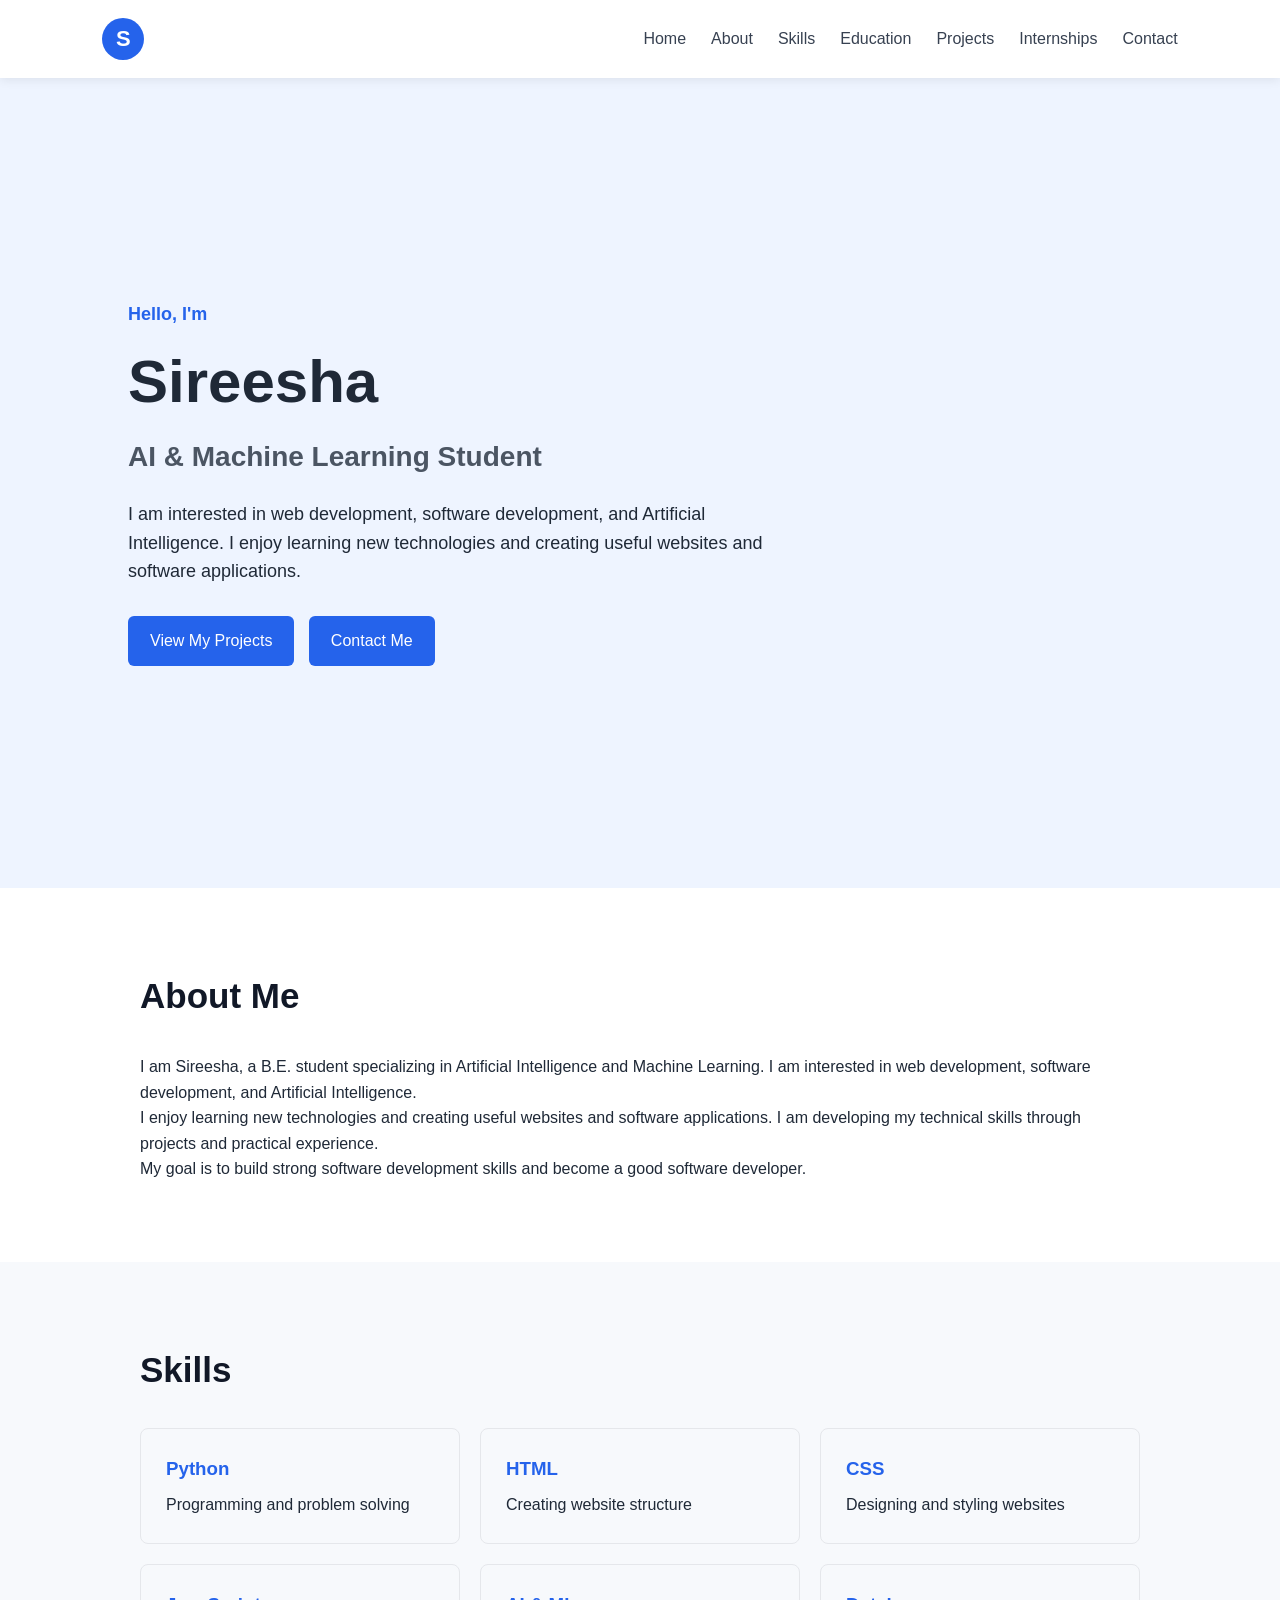
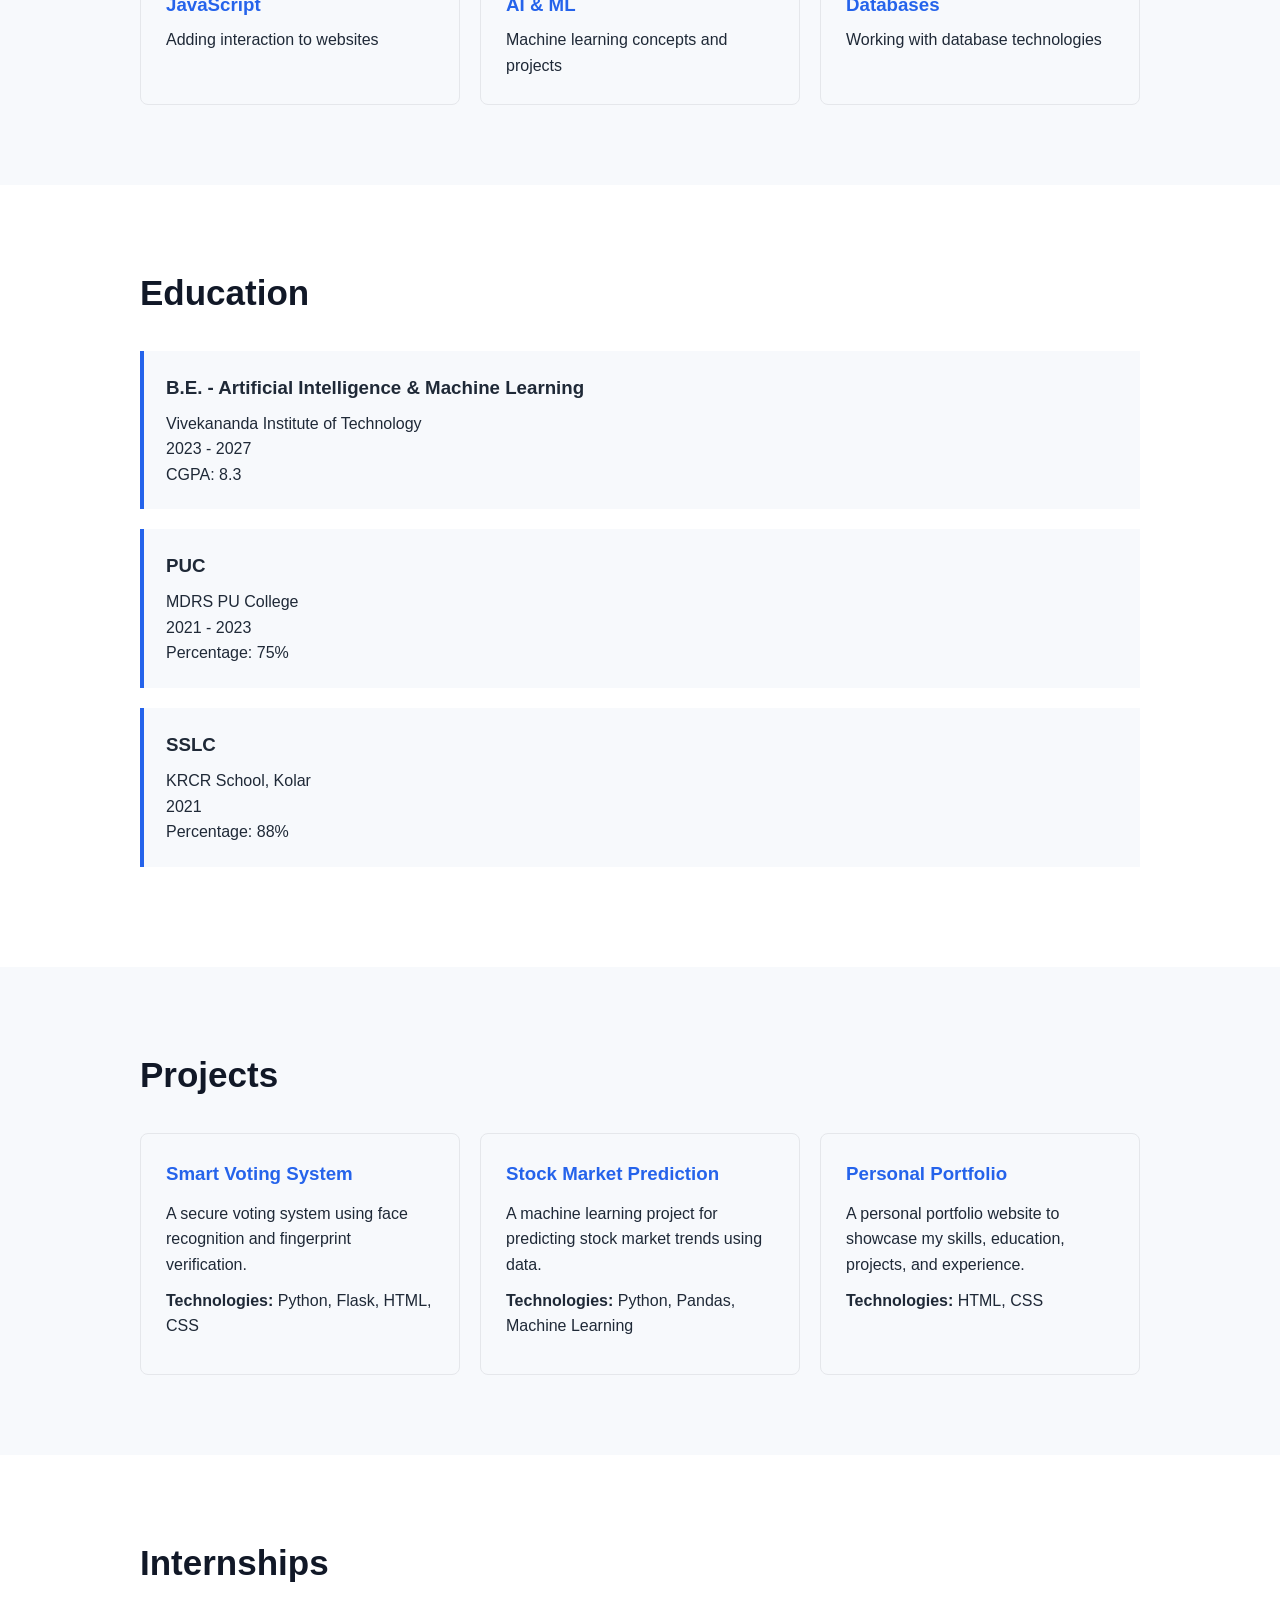
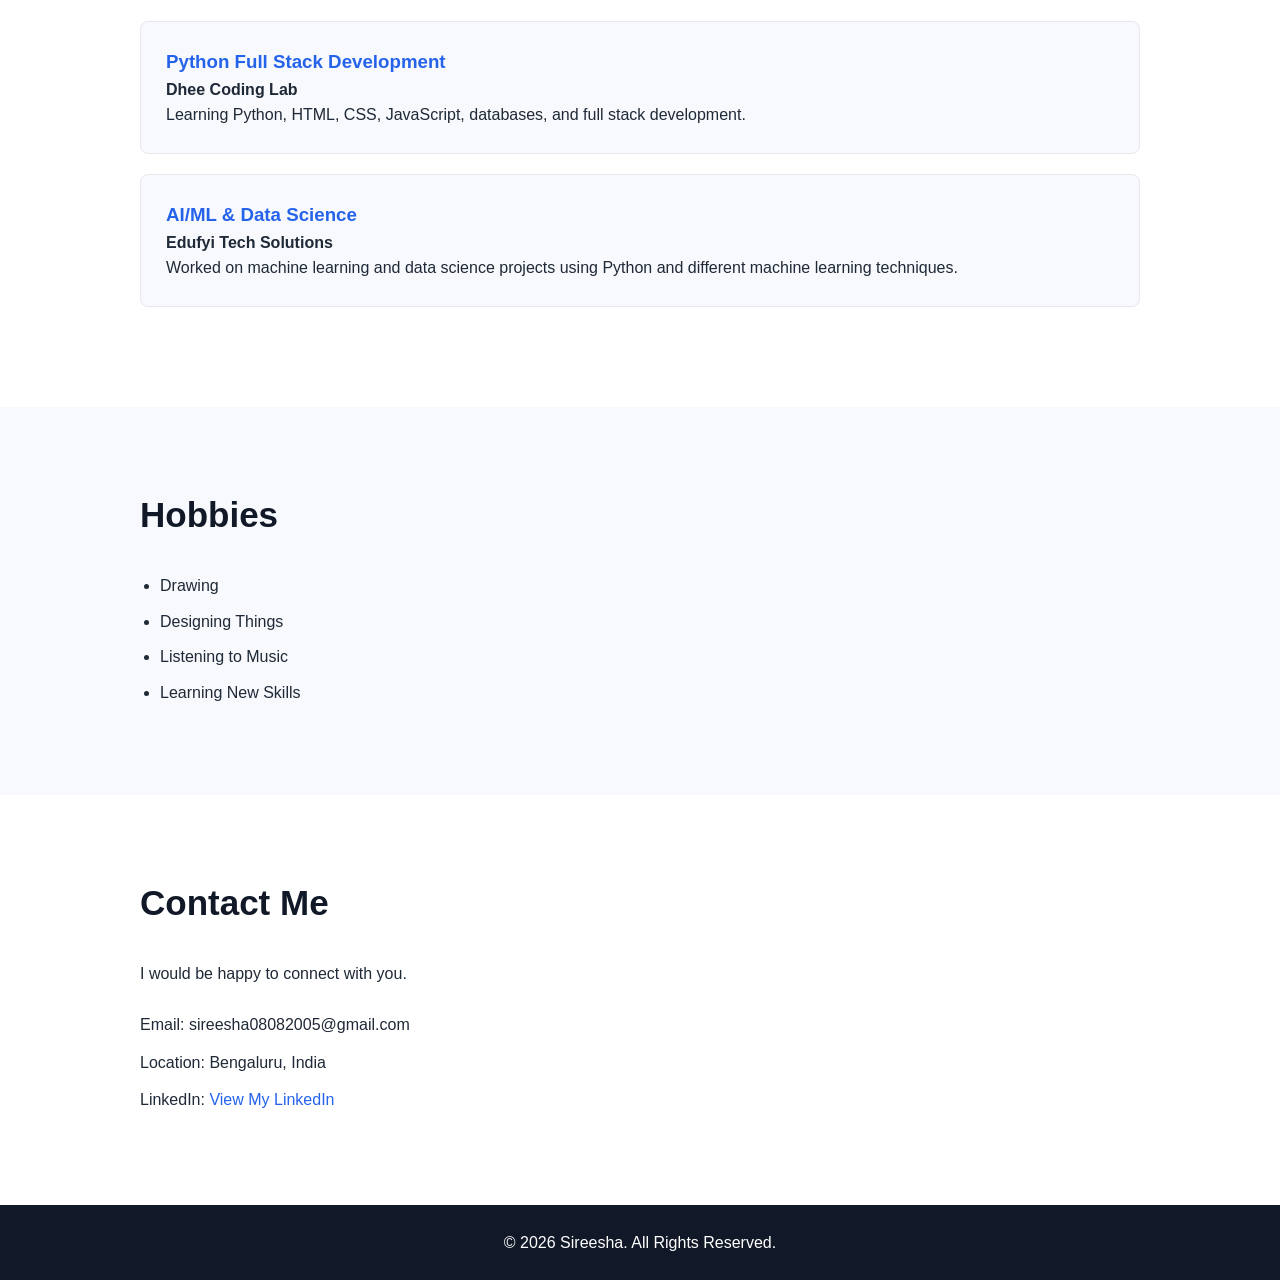
<file: index2.html>
<!DOCTYPE html>
<html lang="en">
<head>
    <meta charset="UTF-8">
    <meta name="viewport" content="width=device-width, initial-scale=1.0">

    <title>Sireesha | Portfolio</title>

    <link rel="stylesheet" href="style2.css">
</head>

<body>

    <!-- Navbar -->
    <header class="navbar">

        <div class="logo">S</div>

        <nav class="nav-links">
            <a href="#home">Home</a>
            <a href="#about">About</a>
            <a href="#skills">Skills</a>
            <a href="#education">Education</a>
            <a href="#projects">Projects</a>
            <a href="#internships">Internships</a>
            <a href="#contact">Contact</a>
        </nav>

    </header>


    <!-- Home Section -->
    <section id="home" class="home">

        <div class="home-content">

            <p class="hello">Hello, I'm</p>

            <h1>Sireesha</h1>

            <h2>AI & Machine Learning Student</h2>

            <p>
                I am interested in web development, software development,
                and Artificial Intelligence. I enjoy learning new technologies
                and creating useful websites and software applications.
            </p>

            <div class="home-buttons">
                <a href="#projects">View My Projects</a>
                <a href="#contact">Contact Me</a>
            </div>

        </div>

    </section>


    <!-- About Section -->
    <section id="about" class="section">

        <div class="section-content">

            <h2>About Me</h2>

            <p>
                I am Sireesha, a B.E. student specializing in
                Artificial Intelligence and Machine Learning.
                I am interested in web development, software development,
                and Artificial Intelligence.
            </p>

            <p>
                I enjoy learning new technologies and creating useful
                websites and software applications. I am developing my
                technical skills through projects and practical experience.
            </p>

            <p>
                My goal is to build strong software development skills
                and become a good software developer.
            </p>

        </div>

    </section>


    <!-- Skills Section -->
    <section id="skills" class="section">

        <div class="section-content">

            <h2>Skills</h2>

            <div class="skills-container">

                <div class="skill">
                    <h3>Python</h3>
                    <p>Programming and problem solving</p>
                </div>

                <div class="skill">
                    <h3>HTML</h3>
                    <p>Creating website structure</p>
                </div>

                <div class="skill">
                    <h3>CSS</h3>
                    <p>Designing and styling websites</p>
                </div>

                <div class="skill">
                    <h3>JavaScript</h3>
                    <p>Adding interaction to websites</p>
                </div>

                <div class="skill">
                    <h3>AI & ML</h3>
                    <p>Machine learning concepts and projects</p>
                </div>

                <div class="skill">
                    <h3>Databases</h3>
                    <p>Working with database technologies</p>
                </div>

            </div>

        </div>

    </section>


    <!-- Education Section -->
    <section id="education" class="section">

        <div class="section-content">

            <h2>Education</h2>

            <div class="education-card">

                <h3>B.E. - Artificial Intelligence & Machine Learning</h3>
                <p>Vivekananda Institute of Technology</p>
                <p>2023 - 2027</p>
                <p>CGPA: 8.3</p>

            </div>

            <div class="education-card">

                <h3>PUC</h3>
                <p>MDRS PU College</p>
                <p>2021 - 2023</p>
                <p>Percentage: 75%</p>

            </div>

            <div class="education-card">

                <h3>SSLC</h3>
                <p>KRCR School, Kolar</p>
                <p>2021</p>
                <p>Percentage: 88%</p>

            </div>

        </div>

    </section>


    <!-- Projects Section -->
    <section id="projects" class="section">

        <div class="section-content">

            <h2>Projects</h2>

            <div class="projects-container">

                <div class="project-card">

                    <h3>Smart Voting System</h3>

                    <p>
                        A secure voting system using face recognition
                        and fingerprint verification.
                    </p>

                    <p>
                        <strong>Technologies:</strong>
                        Python, Flask, HTML, CSS
                    </p>

                </div>


                <div class="project-card">

                    <h3>Stock Market Prediction</h3>

                    <p>
                        A machine learning project for predicting
                        stock market trends using data.
                    </p>

                    <p>
                        <strong>Technologies:</strong>
                        Python, Pandas, Machine Learning
                    </p>

                </div>


                <div class="project-card">

                    <h3>Personal Portfolio</h3>

                    <p>
                        A personal portfolio website to showcase
                        my skills, education, projects, and experience.
                    </p>

                    <p>
                        <strong>Technologies:</strong>
                        HTML, CSS
                    </p>

                </div>

            </div>

        </div>

    </section>


    <!-- Internships Section -->
    <section id="internships" class="section">

        <div class="section-content">

            <h2>Internships</h2>

            <div class="internship-card">

                <h3>Python Full Stack Development</h3>

                <h4>Dhee Coding Lab</h4>

                <p>
                    Learning Python, HTML, CSS, JavaScript, databases,
                    and full stack development.
                </p>

            </div>


            <div class="internship-card">

                <h3>AI/ML & Data Science</h3>

                <h4>Edufyi Tech Solutions</h4>

                <p>
                    Worked on machine learning and data science projects
                    using Python and different machine learning techniques.
                </p>

            </div>

        </div>

    </section>



    <!-- Hobbies Section -->
    <section id="hobbies" class="section">

        <div class="section-content">

            <h2>Hobbies</h2>

            <ul>
                <li>Drawing</li>
                <li>Designing Things</li>
                <li>Listening to Music</li>
                <li>Learning New Skills</li>
            </ul>

        </div>

    </section>


    <!-- Contact Section -->
    <section id="contact" class="section">

        <div class="section-content">

            <h2>Contact Me</h2>

            <p>
                I would be happy to connect with you.
            </p>

            <div class="contact-info">

                <p>Email: sireesha08082005@gmail.com</p>

                <p>Location: Bengaluru, India</p>

                <p>
                    LinkedIn:
                    <a href="https://www.linkedin.com/in/sireesha-sireesha-33a171384"
                       target="_blank">
                        View My LinkedIn
                    </a>
                </p>

            </div>

        </div>

    </section>


    <!-- Footer -->
    <footer>

        <p>© 2026 Sireesha. All Rights Reserved.</p>

    </footer>

</body>
</html>
</file>
<file: style2.css>
/* Basic Reset */

* {
    margin: 0;
    padding: 0;
    box-sizing: border-box;
}

html {
    scroll-behavior: smooth;
}

body {
    font-family: Arial, sans-serif;
    background-color: #f7f9fc;
    color: #1f2937;
    line-height: 1.6;
}


/* Navbar */

.navbar {
    display: flex;
    justify-content: space-between;
    align-items: center;

    padding: 18px 8%;

    background-color: white;

    position: sticky;
    top: 0;

    z-index: 1000;

    box-shadow: 0 2px 10px rgba(0, 0, 0, 0.08);
}

.logo {
    width: 42px;
    height: 42px;

    display: flex;
    justify-content: center;
    align-items: center;

    background-color: #2563eb;
    color: white;

    border-radius: 50%;

    font-size: 22px;
    font-weight: bold;
}

.nav-links {
    display: flex;
    gap: 25px;
}

.nav-links a {
    text-decoration: none;
    color: #374151;
    font-weight: 500;
}

.nav-links a:hover {
    color: #2563eb;
}


/* Home */

.home {
    min-height: 90vh;

    display: flex;
    align-items: center;

    padding: 60px 10%;

    background-color: #eef4ff;
}

.home-content {
    max-width: 700px;
}

.hello {
    color: #2563eb;
    font-size: 20px;
    font-weight: bold;
}

.home h1 {
    font-size: 60px;
    margin: 5px 0;
}

.home h2 {
    color: #4b5563;
    font-size: 28px;
    margin-bottom: 20px;
}

.home p {
    font-size: 18px;
    max-width: 650px;
}

.home-buttons {
    margin-top: 30px;
}

.home-buttons a {
    display: inline-block;

    padding: 12px 22px;
    margin-right: 10px;

    background-color: #2563eb;
    color: white;

    text-decoration: none;

    border-radius: 6px;
}

.home-buttons a:hover {
    background-color: #1d4ed8;
}


/* Common Sections */

.section {
    padding: 80px 10%;
    background-color: white;
}

.section:nth-child(even) {
    background-color: #f7f9fc;
}

.section-content {
    max-width: 1000px;
    margin: auto;
}

.section h2 {
    font-size: 35px;
    margin-bottom: 30px;
    color: #111827;
}


/* About */

.about-content p {
    margin-bottom: 18px;
    font-size: 17px;
}


/* Skills */

.skills-container {
    display: grid;

    grid-template-columns: repeat(3, 1fr);

    gap: 20px;
}

.skill {
    padding: 25px;

    background-color: #f7f9fc;

    border-radius: 8px;

    border: 1px solid #e5e7eb;
}

.skill h3 {
    margin-bottom: 8px;
    color: #2563eb;
}


/* Education */

.education-card {
    padding: 22px;

    margin-bottom: 20px;

    border-left: 4px solid #2563eb;

    background-color: #f7f9fc;
}

.education-card h3 {
    margin-bottom: 8px;
}


/* Projects */

.projects-container {
    display: grid;

    grid-template-columns: repeat(3, 1fr);

    gap: 20px;
}

.project-card {
    padding: 25px;

    background-color: #f7f9fc;

    border: 1px solid #e5e7eb;

    border-radius: 8px;
}

.project-card h3 {
    color: #2563eb;
    margin-bottom: 12px;
}

.project-card p {
    margin-bottom: 10px;
}


/* Internships */

.internship-card {
    padding: 25px;

    margin-bottom: 20px;

    background-color: #f7f9fc;

    border-radius: 8px;

    border: 1px solid #e5e7eb;
}

.internship-card h3 {
    color: #2563eb;
}


/* Certifications */

.certificates-container {
    display: grid;

    grid-template-columns: repeat(3, 1fr);

    gap: 20px;
}

.certificate {
    padding: 25px;

    background-color: #f7f9fc;

    border-radius: 8px;

    border: 1px solid #e5e7eb;
}


/* Hobbies */

#hobbies ul {
    padding-left: 20px;
}

#hobbies li {
    margin-bottom: 10px;
}


/* Contact */

.contact-info {
    margin-top: 25px;
}

.contact-info p {
    margin-bottom: 12px;
}

.contact-info a {
    color: #2563eb;
    text-decoration: none;
}

.contact-info a:hover {
    text-decoration: underline;
}


/* Footer */

footer {
    text-align: center;

    padding: 25px;

    background-color: #111827;
    color: white;
}


/* Responsive Design */

@media (max-width: 768px) {

    .navbar {
        flex-direction: column;
        gap: 15px;
    }

    .nav-links {
        flex-wrap: wrap;
        justify-content: center;
        gap: 15px;
    }

    .home h1 {
        font-size: 45px;
    }

    .home h2 {
        font-size: 22px;
    }

    .skills-container,
    .projects-container,
    .certificates-container {
        grid-template-columns: 1fr;
    }

    .section {
        padding: 60px 7%;
    }

}
</file>
